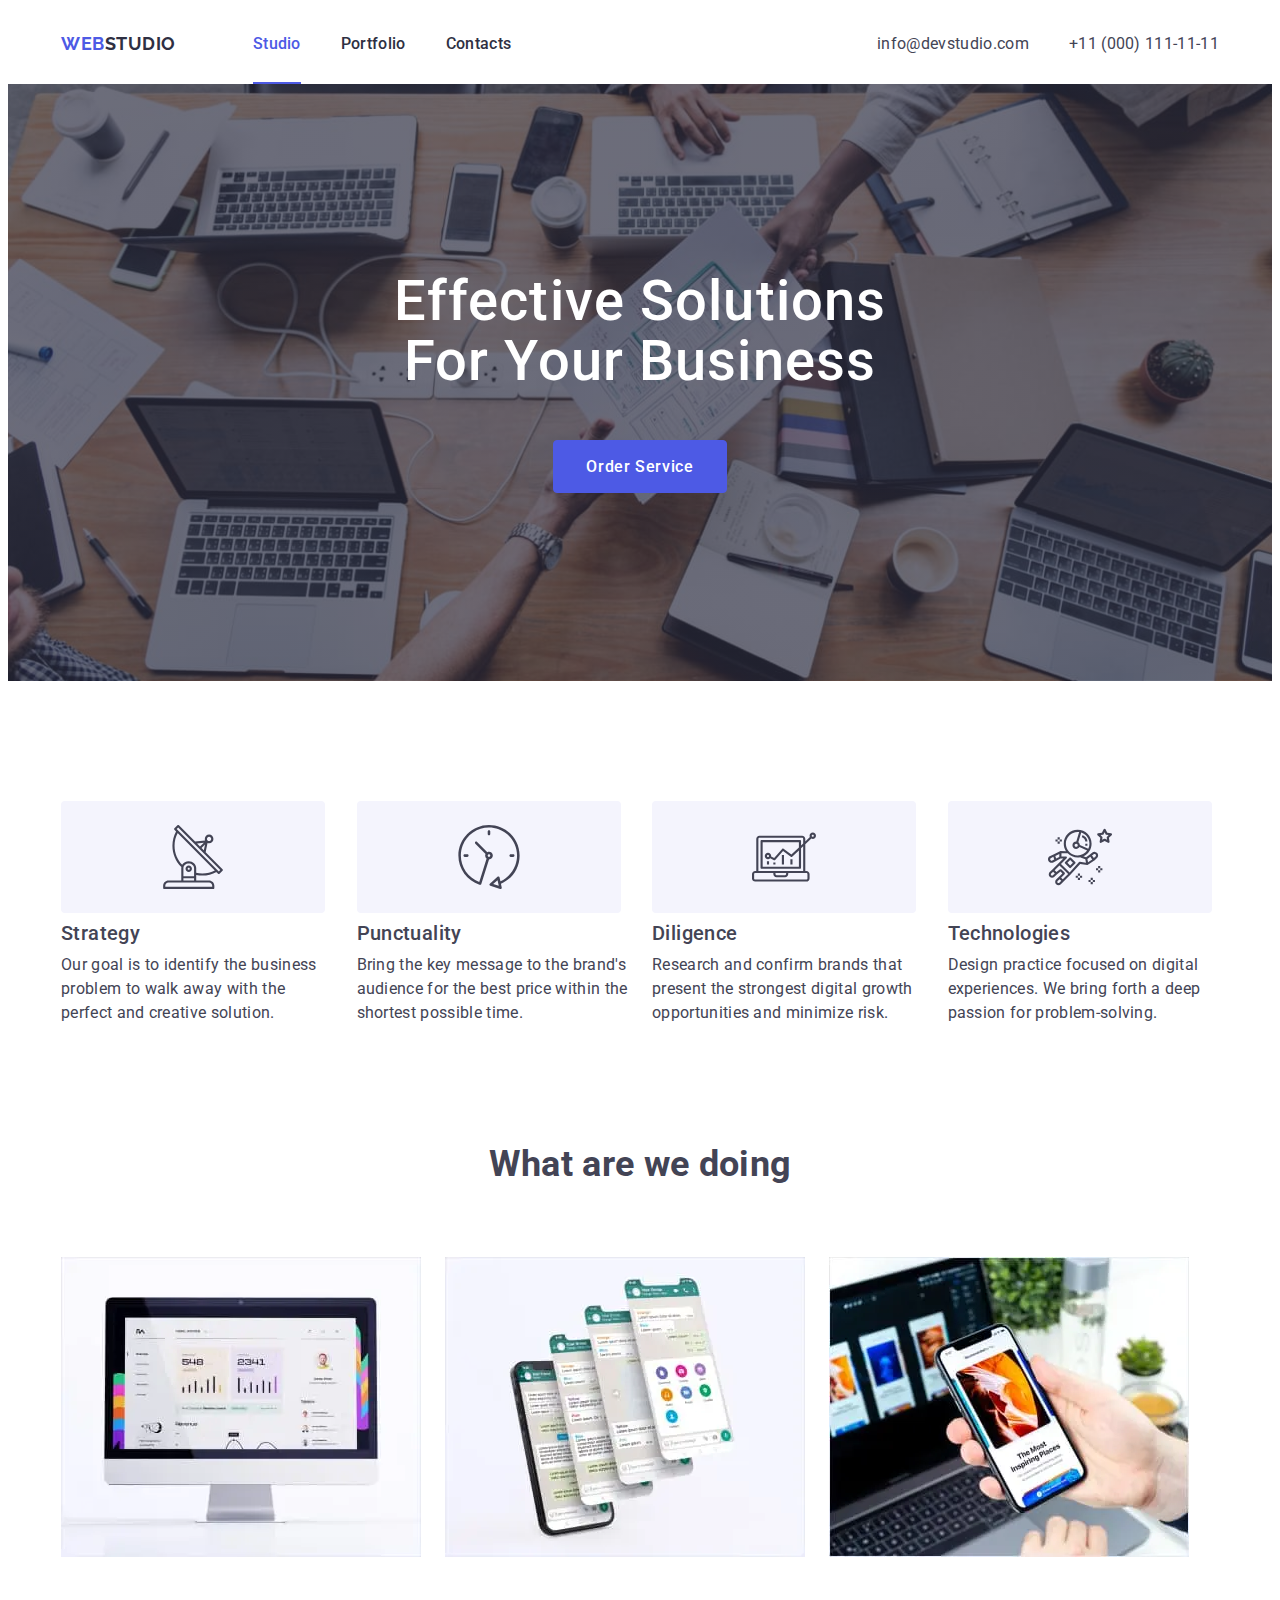
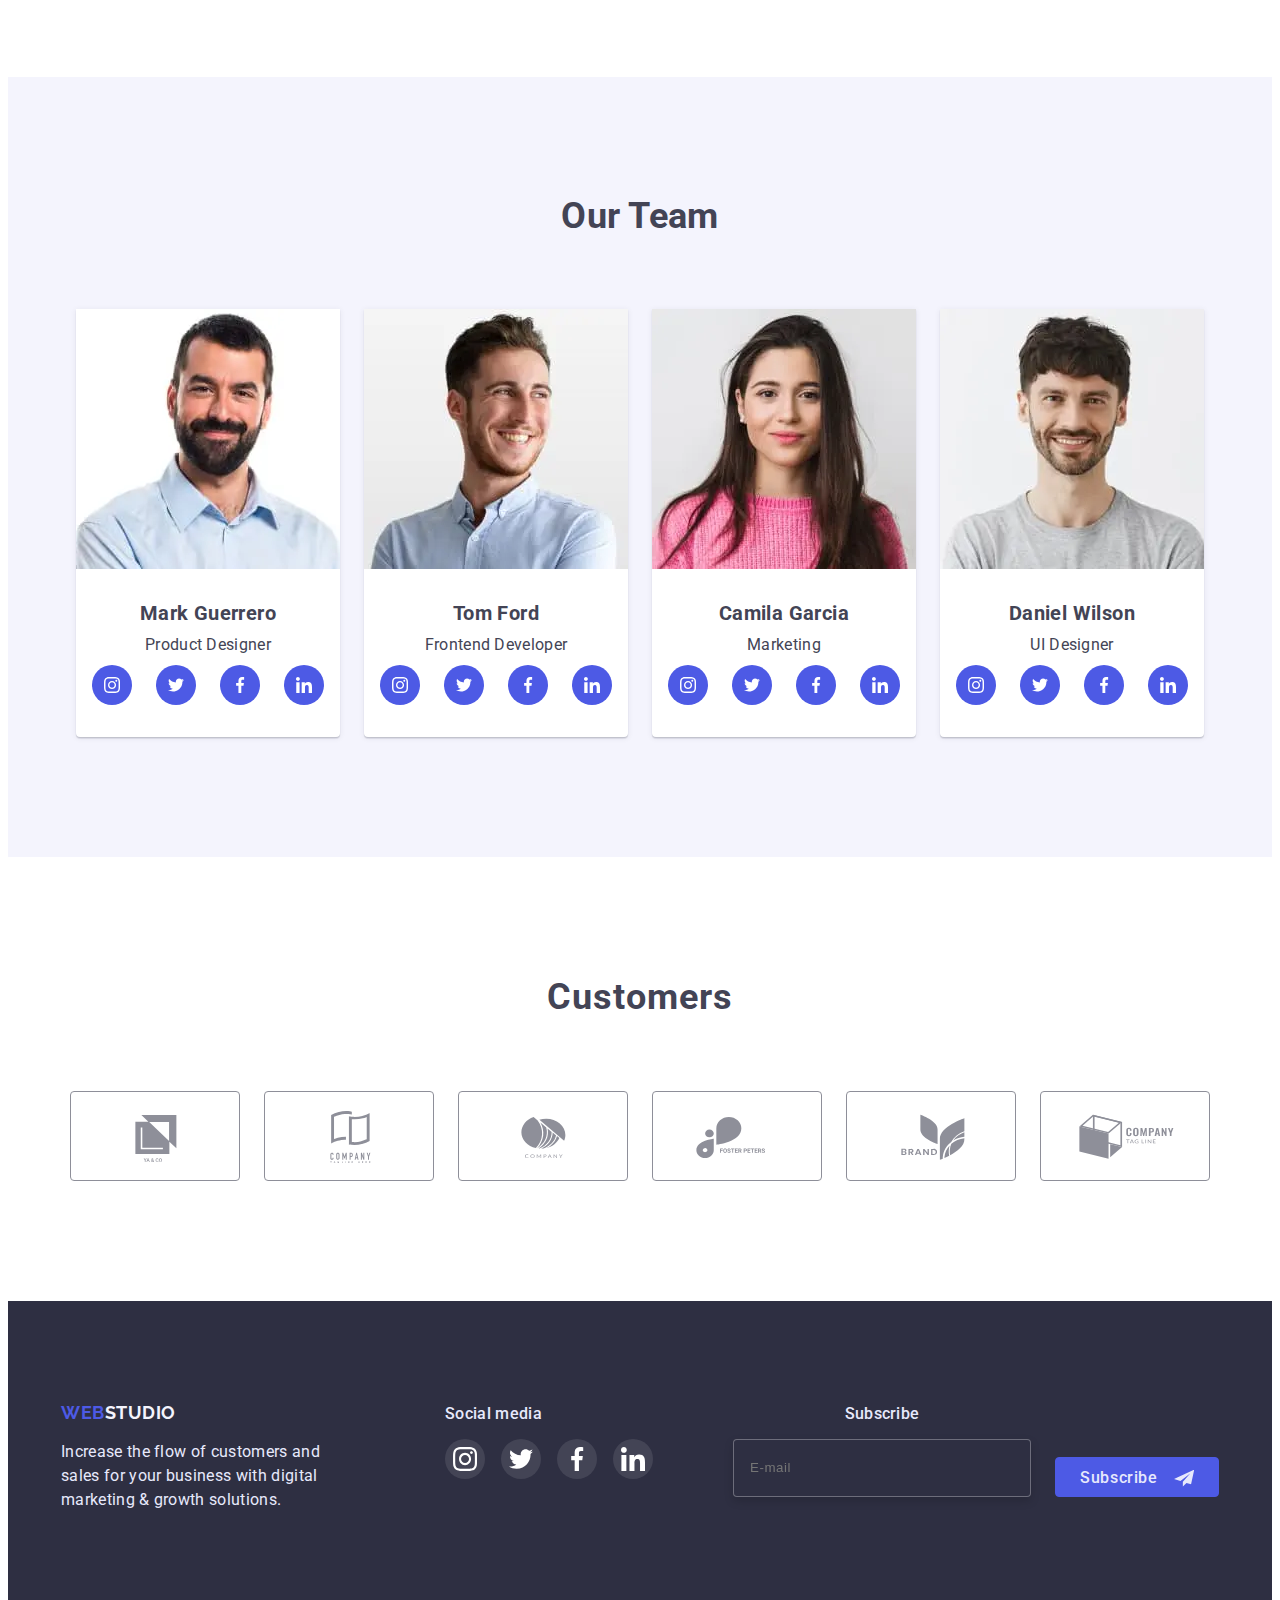
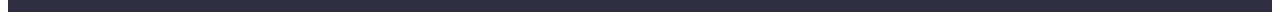
<file: index.html>
<!DOCTYPE html>
<html lang="en">
	<head>
		<meta charset="UTF-8" />
		<meta http-equiv="X-UA-Compatible" content="IE=edge" />
		<meta name="viewport" content="width=device-width, initial-scale=1.0" />
		<title>studio</title>
		<link rel="preconnect" href="https://fonts.googleapis.com" />
		<link rel="preconnect" href="https://fonts.gstatic.com" crossorigin />
		<link
			href="https://fonts.googleapis.com/css2?family=Raleway:wght@700&family=Roboto:wght@400;500;700;900&display=swap"
			rel="stylesheet"
		/>
		<link
			rel="stylesheet"
			href="https://cdnjs.cloudflare.com/ajax/libs/modern-normalize/1.1.0/modern-normalize.min.css"
			integrity="sha512-wpPYUAdjBVSE4KJnH1VR1HeZfpl1ub8YT/NKx4PuQ5NmX2tKuGu6U/JRp5y+Y8XG2tV+wKQpNHVUX03MfMFn9Q=="
			crossorigin="anonymous"
			referrerpolicy="no-referrer"
		/>
		<link rel="stylesheet" href="./css/styles.css" />
	</head>
	<body>
		<header>
			<div class="conteainer page-header">
				<nav class="nav">
					<a class="header-link logo link" href="./index.html">
						<span class="logo-icon">Web</span>
						Studio
					</a>
					<ul class="list site-nav">
						<li><a class="header-link link effect current" href="./index.html">Studio</a></li>
						<li><a class="header-link link effect" href="./portfolio.html">Portfolio</a></li>
						<li><a class="header-link link effect" href="./index.html">Contacts</a></li>
					</ul>
				</nav>
				<button type="button" class="mobile-menu-open" data-menu-open>
					<svg class="mobile-menu-open-icon" width="32" height="22">
						<use href="./images/symbol-defs.svg#icon-burger"></use>
					</svg>
				</button>
				<ul class="list contacts">
					<li>
						<a class="header-link link effect contacts-link" href="mailto:info@devstudio.com">info@devstudio.com</a>
					</li>
					<li>
						<a class="header-link link effect contacts-link" href="tel:+11(000)111-11-11">+11 (000) 111-11-11</a>
					</li>
				</ul>
			</div>

			<div class="mobile-menu" data-menu>
				<div class="conteainer mobile-menu-conteainer">
					<button class="mobile-menu-close-btn" data-menu-close>
						<svg class="box-icon" width="8" height="8">
							<use href="./images/symbol-defs.svg#icon-close-black"></use>
						</svg>
					</button>
					<div>
						<ul class="list">
							<li class="header-menu-list"><a class="header-menu link current" href="./index.html">Studio</a></li>
							<li class="header-menu-list"><a class="header-menu link" href="./portfolio.html">Portfolio</a></li>
							<li><a class="header-menu link" href="./index.html">Contacts</a></li>
						</ul>
					</div>
					<div>
						<ul class="list">
							<li class="header-menu-list">
								<a class="header-menu link effect" href="tel:+11(000)111-11-11">+11 (000) 111-11-11</a>
							</li>
							<li class="header-menu-list-mail">
								<a class="header-menu-mail link effect" href="mailto:info@devstudio.com">info@devstudio.com</a>
							</li>
						</ul>
						<ul class="list employee-link">
							<li>
								<a class="link-icon" href="https://www.instagram.com/">
									<svg class="box-icon" width="16" height="16">
										<use href="./images/symbol-defs.svg#icon-instagram-2"></use>
									</svg>
								</a>
							</li>
							<li>
								<a class="link-icon" href="https://twitter.com/">
									<svg class="box-icon" width="16" height="16">
										<use href="./images/symbol-defs.svg#icon-twitter-1"></use>
									</svg>
								</a>
							</li>
							<li>
								<a class="link-icon" href="https://www.facebook.com/">
									<svg class="box-icon" width="16" height="16">
										<use href="./images/symbol-defs.svg#icon-facebook-1"></use>
									</svg>
								</a>
							</li>
							<li>
								<a class="link-icon" href="https://www.linkedin.com/">
									<svg class="box-icon" width="16" height="16">
										<use href="./images/symbol-defs.svg#icon-linkedin-1"></use>
									</svg>
								</a>
							</li>
						</ul>
					</div>
				</div>
			</div>
		</header>

		<main>
			<section class="section hero-box">
				<div class="conteainer">
					<h1 class="hero-title">Effective Solutions for Your Business</h1>
					<button class="button btn" type="button" data-modal-open>Order Service</button>
				</div>
			</section>

			<section class="section features">
				<div class="conteainer">
					<h2 class="visually-hidden">direction</h2>
					<ul class="list features-list">
						<li class="features-list-box">
							<div class="box">
								<svg class="box-icon" width="64" height="64">
									<use href="./images/symbol-defs.svg#icon-antenna-1"></use>
								</svg>
							</div>
							<h3 class="title features-title">Strategy</h3>
							<p class="text">
								Our goal is to identify the business problem to walk away with the perfect and creative solution.
							</p>
						</li>
						<li class="features-list-box">
							<div class="box">
								<svg class="box-icon" width="64" height="64">
									<use href="./images/symbol-defs.svg#icon-clock-1"></use>
								</svg>
							</div>
							<h3 class="title features-title">Punctuality</h3>
							<p class="text">
								Bring the key message to the brand's audience for the best price within the shortest possible time.
							</p>
						</li>
						<li class="features-list-box">
							<div class="box">
								<svg class="box-icon" width="64" height="64">
									<use href="./images/symbol-defs.svg#icon-diagram-1"></use>
								</svg>
							</div>
							<h3 class="title features-title">Diligence</h3>
							<p class="text">
								Research and confirm brands that present the strongest digital growth opportunities and minimize risk.
							</p>
						</li>
						<li class="features-list-box">
							<div class="box">
								<svg class="box-icon" width="64" height="64">
									<use href="./images/symbol-defs.svg#icon-astronaut-1"></use>
								</svg>
							</div>
							<h3 class="title features-title">Technologies</h3>
							<p class="text">
								Design practice focused on digital experiences. We bring forth a deep passion for problem-solving.
							</p>
						</li>
					</ul>
				</div>
			</section>

			<section class="section work">
				<div class="conteainer work-conteainer">
					<h2 class="work-title">What are we doing</h2>
					<ul class="list work-list">
						<li>
							<picture>
								<source srcset="./images/section2img1.webp 1x, ./images/section2img1@2x.webp 2x" type="image/webp" />
								<source srcset="./images/section2img1@2x.jpg 2x" type="image/jpeg" />
								<img src="./images/section2img1.jpg" alt="Monitor screen" width="360" height="300" />
							</picture>
						</li>
						<li>
							<picture>
								<source srcset="./images/section2img2.webp 1x, ./images/section2img2@2x.webp 2x" type="image/webp" />
								<source srcset="./images/section2img2@2x.jpg 2x" type="image/jpeg" />
								<img src="./images/section2img2.jpg" alt="Phone screens" width="360" height="300" />
							</picture>
						</li>
						<li>
							<picture>
								<source srcset="./images/section2img3.webp 1x, ./images/section2img3@2x.webp 2x" type="image/webp" />
								<source srcset="./images/section2img3@2x.jpg 2x" type="image/jpeg" />
								<img
									src="./images/section2img3.jpg"
									alt="Choice between phone and PC screen"
									width="360"
									height="300"
								/>
							</picture>
						</li>
					</ul>
				</div>
			</section>

			<section class="section employee">
				<div class="conteainer employee-conteainer">
					<h2 class="employee-title">Our Team</h2>
					<ul class="list employee-list">
						<li class="employee-div">
							<picture>
								<source srcset="./images/team-mark.webp 1x, ./images/team-mark@2x.webp 2x" type="image/webp" />
								<source srcset="./images/team-mark@2x.jpg 2x" type="image/jpeg" />
								<img class="employee-img" src="./images/team-mark.jpg" alt="Mark Guerrero" width="264" height="260" />
							</picture>
							<div class="employee-title-text">
								<h3 class="title employee-div-title">Mark Guerrero</h3>
								<p class="text employee-text">Product Designer</p>
								<ul class="list employee-link">
									<li>
										<a class="link-icon" href="https://www.instagram.com/">
											<svg class="box-icon" width="16" height="16">
												<use href="./images/symbol-defs.svg#icon-instagram-2"></use>
											</svg>
										</a>
									</li>
									<li>
										<a class="link-icon" href="https://twitter.com/">
											<svg class="box-icon" width="16" height="16">
												<use href="./images/symbol-defs.svg#icon-twitter-1"></use>
											</svg>
										</a>
									</li>
									<li>
										<a class="link-icon" href="https://www.facebook.com/">
											<svg class="box-icon" width="16" height="16">
												<use href="./images/symbol-defs.svg#icon-facebook-1"></use>
											</svg>
										</a>
									</li>
									<li>
										<a class="link-icon" href="https://www.linkedin.com/">
											<svg class="box-icon" width="16" height="16">
												<use href="./images/symbol-defs.svg#icon-linkedin-1"></use>
											</svg>
										</a>
									</li>
								</ul>
							</div>
						</li>

						<li class="employee-div">
							<picture>
								<source srcset="./images/team-tom.webp 1x, ./images/team-tom@2x.webp 2x" type="image/webp" />
								<source srcset="./images/team-tom@2x.jpg 2x" type="image/jpeg" />
								<img class="employee-img" src="./images/team-tom.jpg" alt="Tom Ford" width="264" height="260" />
							</picture>
							<div class="employee-title-text">
								<h3 class="title employee-div-title">Tom Ford</h3>
								<p class="text employee-text">Frontend Developer</p>
								<ul class="list employee-link">
									<li>
										<a class="link-icon" href="https://www.instagram.com/">
											<svg class="box-icon" width="16" height="16">
												<use href="./images/symbol-defs.svg#icon-instagram-2"></use>
											</svg>
										</a>
									</li>
									<li>
										<a class="link-icon" href="https://twitter.com/">
											<svg class="box-icon" width="16" height="16">
												<use href="./images/symbol-defs.svg#icon-twitter-1"></use>
											</svg>
										</a>
									</li>
									<li>
										<a class="link-icon" href="https://www.facebook.com/">
											<svg class="box-icon" width="16" height="16">
												<use href="./images/symbol-defs.svg#icon-facebook-1"></use>
											</svg>
										</a>
									</li>
									<li>
										<a class="link-icon" href="https://www.linkedin.com/">
											<svg class="box-icon" width="16" height="16">
												<use href="./images/symbol-defs.svg#icon-linkedin-1"></use>
											</svg>
										</a>
									</li>
								</ul>
							</div>
						</li>

						<li class="employee-div">
							<picture>
								<source srcset="./images/team-camila.webp 1x, ./images/team-camila@2x.webp 2x" type="image/webp" />
								<source srcset="./images/team-camila@2x.jpg 2x" type="image/jpeg" />
								<img class="employee-img" src="./images/team-camila.jpg" alt="Camila Garcia" width="264" height="260" />
							</picture>
							<div class="employee-title-text">
								<h3 class="title employee-div-title">Camila Garcia</h3>
								<p class="text employee-text">Marketing</p>
								<ul class="list employee-link">
									<li>
										<a class="link-icon" href="https://www.instagram.com/">
											<svg class="box-icon" width="16" height="16">
												<use href="./images/symbol-defs.svg#icon-instagram-2"></use>
											</svg>
										</a>
									</li>
									<li>
										<a class="link-icon" href="https://twitter.com/">
											<svg class="box-icon" width="16" height="16">
												<use href="./images/symbol-defs.svg#icon-twitter-1"></use>
											</svg>
										</a>
									</li>
									<li>
										<a class="link-icon" href="https://www.facebook.com/">
											<svg class="box-icon" width="16" height="16">
												<use href="./images/symbol-defs.svg#icon-facebook-1"></use>
											</svg>
										</a>
									</li>
									<li>
										<a class="link-icon" href="https://www.linkedin.com/">
											<svg class="box-icon" width="16" height="16">
												<use href="./images/symbol-defs.svg#icon-linkedin-1"></use>
											</svg>
										</a>
									</li>
								</ul>
							</div>
						</li>

						<li class="employee-div">
							<picture>
								<source srcset="./images/team-daniel.webp 1x, ./images/team-daniel@2x.webp 2x" type="image/webp" />
								<source srcset="./images/team-daniel@2x.jpg 2x" type="image/jpeg" />
								<img class="employee-img" src="./images/team-daniel.jpg" alt="Daniel Wilson" width="264" height="260" />
							</picture>
							<div class="employee-title-text">
								<h3 class="title employee-div-title">Daniel Wilson</h3>
								<p class="text employee-text">UI Designer</p>
								<ul class="list employee-link">
									<li>
										<a class="link-icon" href="https://www.instagram.com/">
											<svg class="box-icon" width="16" height="16">
												<use href="./images/symbol-defs.svg#icon-instagram-2"></use>
											</svg>
										</a>
									</li>
									<li>
										<a class="link-icon" href="https://twitter.com/">
											<svg class="box-icon" width="16" height="16">
												<use href="./images/symbol-defs.svg#icon-twitter-1"></use>
											</svg>
										</a>
									</li>
									<li>
										<a class="link-icon" href="https://www.facebook.com/">
											<svg class="box-icon" width="16" height="16">
												<use href="./images/symbol-defs.svg#icon-facebook-1"></use>
											</svg>
										</a>
									</li>
									<li>
										<a class="link-icon" href="https://www.linkedin.com/">
											<svg class="box-icon" width="16" height="16">
												<use href="./images/symbol-defs.svg#icon-linkedin-1"></use>
											</svg>
										</a>
									</li>
								</ul>
							</div>
						</li>
					</ul>
				</div>
			</section>

			<section class="section customers">
				<div class="conteainer customers-conteainer">
					<h2 class="customers-title">Customers</h2>
					<ul class="list customers-list">
						<li>
							<a class="customers-box" href="">
								<svg class="box-icon" width="104" height="56">
									<use href="./images/symbol-defs.svg#icon-Logo1"></use>
								</svg>
							</a>
						</li>
						<li>
							<a class="customers-box" href="">
								<svg class="box-icon" width="104" height="56">
									<use href="./images/symbol-defs.svg#icon-Logo2"></use>
								</svg>
							</a>
						</li>
						<li>
							<a class="customers-box" href="">
								<svg class="box-icon" width="104" height="56">
									<use href="./images/symbol-defs.svg#icon-Logo3"></use>
								</svg>
							</a>
						</li>
						<li>
							<a class="customers-box" href="">
								<svg class="box-icon" width="104" height="56">
									<use href="./images/symbol-defs.svg#icon-Logo4"></use>
								</svg>
							</a>
						</li>
						<li>
							<a class="customers-box" href="">
								<svg class="box-icon" width="104" height="56">
									<use href="./images/symbol-defs.svg#icon-Logo5"></use>
								</svg>
							</a>
						</li>
						<li>
							<a class="customers-box" href="">
								<svg class="box-icon" width="104" height="56">
									<use href="./images/symbol-defs.svg#icon-Logo6"></use>
								</svg>
							</a>
						</li>
					</ul>
				</div>
			</section>
		</main>

		<footer class="footer">
			<div class="conteainer footer-conteainer">
				<div class="div-footer-logo">
					<a class="logo link footer-logo" href="./index.html">
						<span class="logo-icon">Web</span>
						Studio
					</a>
					<p class="text footer-text">
						Increase the flow of customers and sales for your business with digital marketing & growth solutions.
					</p>
				</div>
				<div class="div-footer">
					<p class="title footer-title">Social media</p>
					<ul class="list employee-link footer-employee-link">
						<li>
							<a class="link-icon footer-icon" href="https://www.instagram.com/">
								<svg class="box-icon" width="24" height="24">
									<use href="./images/symbol-defs.svg#icon-instagram-2"></use>
								</svg>
							</a>
						</li>
						<li>
							<a class="link-icon footer-icon" href="https://twitter.com/">
								<svg class="box-icon" width="24" height="24">
									<use href="./images/symbol-defs.svg#icon-twitter-1"></use>
								</svg>
							</a>
						</li>
						<li>
							<a class="link-icon footer-icon" href="https://www.facebook.com/">
								<svg class="box-icon" width="24" height="24">
									<use href="./images/symbol-defs.svg#icon-facebook-1"></use>
								</svg>
							</a>
						</li>
						<li>
							<a class="link-icon footer-icon" href="https://www.linkedin.com/">
								<svg class="box-icon" width="24" height="24">
									<use href="./images/symbol-defs.svg#icon-linkedin-1"></use>
								</svg>
							</a>
						</li>
					</ul>
				</div>
				<form class="list employee-link footer-form" name="footer_form">
					<label class="footer-label">
						Subscribe
						<input class="footer-input" type="text" name="email" placeholder="E-mail" required />
					</label>

					<button class="button btn footer-btn" type="submit">
						Subscribe
						<svg class="box-icon" width="24" height="24">
							<use href="./images/symbol-defs.svg#icon-Frame-3"></use>
						</svg>
					</button>
				</form>
			</div>
		</footer>

		<!-- --------------modal application------------ -->
		<div class="backdrop is-hidden" data-modal>
			<div class="modal">
				<button class="modal-button" data-modal-close>
					<svg class="box-icon" width="8" height="8">
						<use href="./images/symbol-defs.svg#icon-close-black"></use>
					</svg>
				</button>
				<p class="application-text-title">Leave your contacts and we will call you back</p>
				<form class="application-form" name="application_form" autocomplete="on">
					<label class="application-label application-text">
						Name
						<input class="application-input" type="text" name="name" placeholder=" " required />
						<svg class="box-icon application-icon" width="18" height="24">
							<use href="./images/symbol-defs.svg#icon-Frame-1"></use>
						</svg>
					</label>
					<label class="application-label">
						Phone
						<input class="application-input" type="text" name="email" placeholder=" " required />
						<svg class="box-icon application-icon" width="18" height="24">
							<use href="./images/symbol-defs.svg#icon-phone-black-18dp-1"></use>
						</svg>
					</label>
					<label class="application-label application-text">
						Email
						<input class="application-input" type="email" name="tel" placeholder=" " required />
						<svg class="box-icon application-icon" width="18" height="24">
							<use href="./images/symbol-defs.svg#icon-email-black-18dp-1"></use>
						</svg>
					</label>
					<label class="application-label application-text application-label-textarea">
						Comment
						<textarea
							class="application-input application-textarea"
							type="text"
							name="textarea"
							rows="6"
							placeholder="Text input"
						></textarea>
					</label>
					<label class="application-checkbox application-text">
						<input class="checkbox" type="checkbox" name="policy" required />
						<svg class="box-icon checkbox-icon" width="16" height="16">
							<use href="./images/symbol-defs.svg#icon-Vector"></use>
						</svg>
						I accept the terms and conditions of the
						<a class="application-span" href="">Privacy Policy</a>
					</label>

					<button class="button btn application-button" type="submit">Send</button>
				</form>
			</div>
		</div>

		<script src="./js/mobile-menu.js"></script>
		<script src="./js/modal.js"></script>
	</body>
</html>
</file>
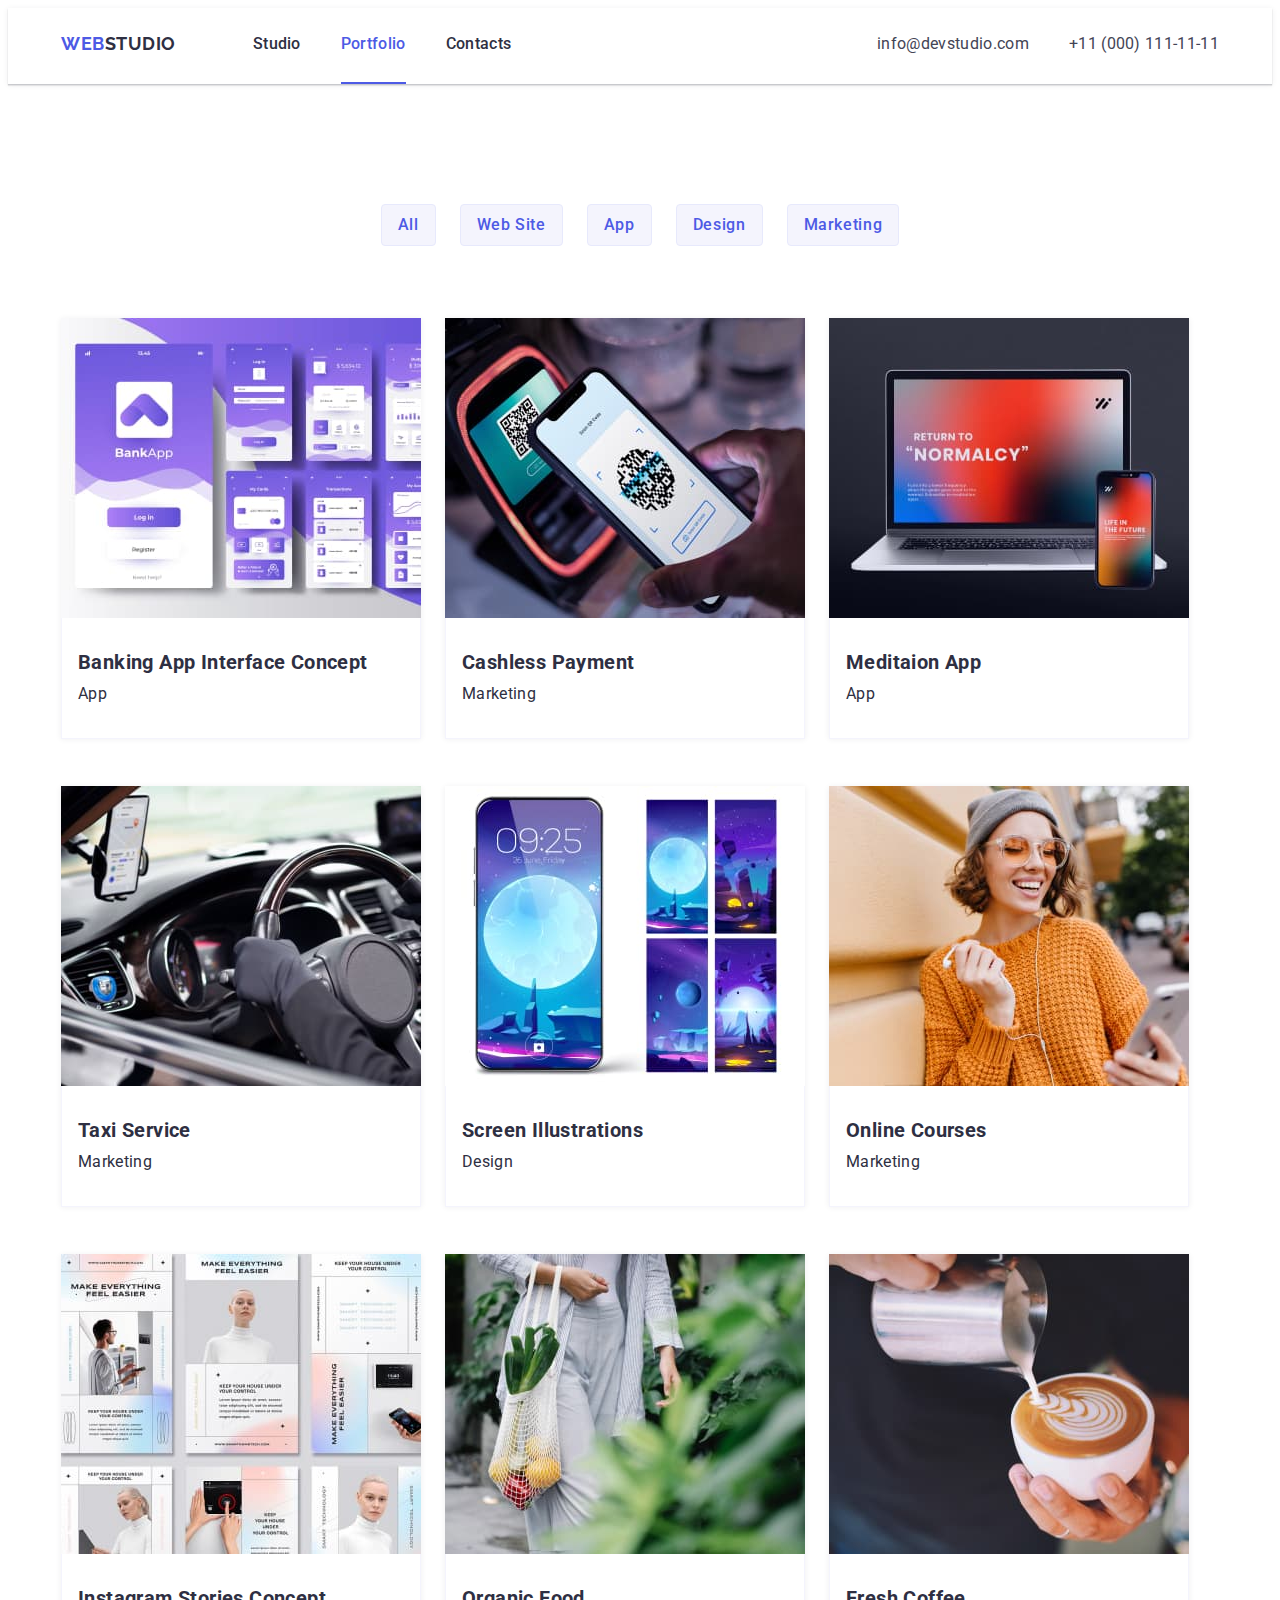
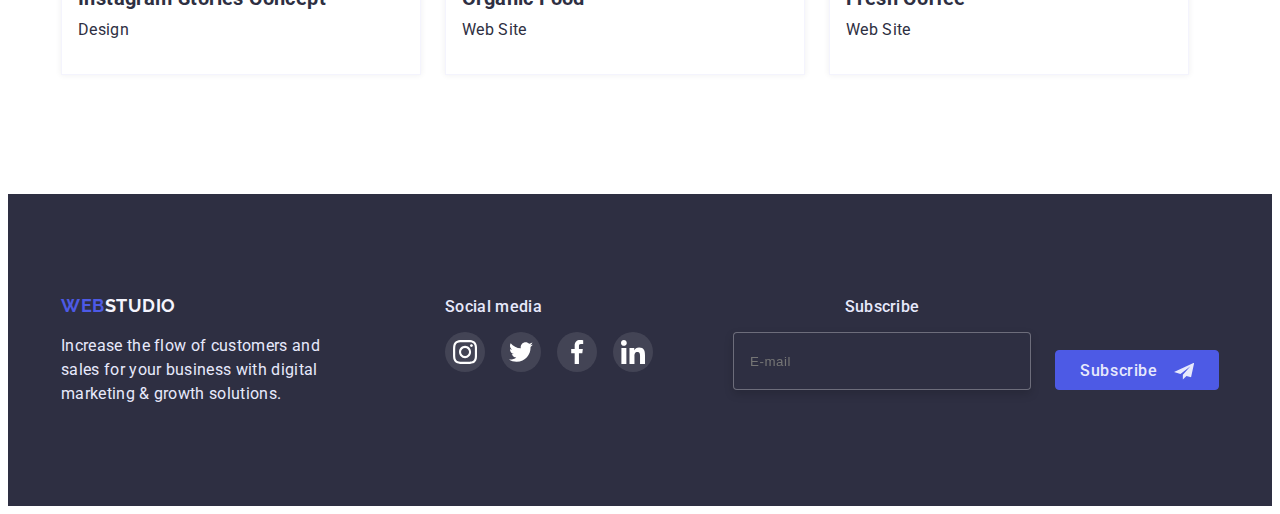
<file: portfolio.html>
<!DOCTYPE html>
<html lang="en">
	<head>
		<meta charset="UTF-8" />
		<meta http-equiv="X-UA-Compatible" content="IE=edge" />
		<meta name="viewport" content="width=device-width, initial-scale=1.0" />
		<title>portfolio</title>
		<link rel="preconnect" href="https://fonts.googleapis.com" />
		<link rel="preconnect" href="https://fonts.gstatic.com" crossorigin />
		<link
			href="https://fonts.googleapis.com/css2?family=Raleway:wght@700&family=Roboto:wght@400;500;700;900&display=swap"
			rel="stylesheet"
		/>
		<link
			rel="stylesheet"
			href="https://cdnjs.cloudflare.com/ajax/libs/modern-normalize/1.1.0/modern-normalize.min.css"
			integrity="sha512-wpPYUAdjBVSE4KJnH1VR1HeZfpl1ub8YT/NKx4PuQ5NmX2tKuGu6U/JRp5y+Y8XG2tV+wKQpNHVUX03MfMFn9Q=="
			crossorigin="anonymous"
			referrerpolicy="no-referrer"
		/>
		<link rel="stylesheet" href="./css/styles.css" />
	</head>
	<body>
		<header class="header">
			<div class="conteainer page-header">
				<nav class="nav">
					<a class="header-link logo link" href="./index.html">
						<span class="logo-icon">Web</span>
						Studio
					</a>
					<ul class="list site-nav">
						<li><a class="header-link link effect" href="./index.html">Studio</a></li>
						<li><a class="header-link link effect current" href="./portfolio.html">Portfolio</a></li>
						<li><a class="header-link link effect" href="./index.html">Contacts</a></li>
					</ul>
				</nav>
				<button type="button" class="mobile-menu-open" data-menu-open>
					<svg class="mobile-menu-open-icon" width="32" height="22">
						<use href="./images/symbol-defs.svg#icon-burger"></use>
					</svg>
				</button>
				<ul class="list contacts">
					<li>
						<a class="header-link link effect contacts-link" href="mailto:info@devstudio.com">info@devstudio.com</a>
					</li>
					<li>
						<a class="header-link link effect contacts-link" href="tel:+11(000)111-11-11">+11 (000) 111-11-11</a>
					</li>
				</ul>
			</div>

			<div class="mobile-menu" data-menu>
				<div class="conteainer mobile-menu-conteainer">
					<button class="mobile-menu-close-btn" data-menu-close>
						<svg class="box-icon" width="8" height="8">
							<use href="./images/symbol-defs.svg#icon-close-black"></use>
						</svg>
					</button>
					<div>
						<ul class="list">
							<li class="header-menu-list"><a class="header-menu link" href="./index.html">Studio</a></li>
							<li class="header-menu-list">
								<a class="header-menu link current" href="./portfolio.html">Portfolio</a>
							</li>
							<li><a class="header-menu link" href="./index.html">Contacts</a></li>
						</ul>
					</div>
					<div>
						<ul class="list">
							<li class="header-menu-list">
								<a class="header-menu link effect" href="tel:+11(000)111-11-11">+11 (000) 111-11-11</a>
							</li>
							<li class="header-menu-list-mail">
								<a class="header-menu-mail link effect" href="mailto:info@devstudio.com">info@devstudio.com</a>
							</li>
						</ul>
						<ul class="list employee-link">
							<li>
								<a class="link-icon" href="https://www.instagram.com/">
									<svg class="box-icon" width="16" height="16">
										<use href="./images/symbol-defs.svg#icon-instagram-2"></use>
									</svg>
								</a>
							</li>
							<li>
								<a class="link-icon" href="https://twitter.com/">
									<svg class="box-icon" width="16" height="16">
										<use href="./images/symbol-defs.svg#icon-twitter-1"></use>
									</svg>
								</a>
							</li>
							<li>
								<a class="link-icon" href="https://www.facebook.com/">
									<svg class="box-icon" width="16" height="16">
										<use href="./images/symbol-defs.svg#icon-facebook-1"></use>
									</svg>
								</a>
							</li>
							<li>
								<a class="link-icon" href="https://www.linkedin.com/">
									<svg class="box-icon" width="16" height="16">
										<use href="./images/symbol-defs.svg#icon-linkedin-1"></use>
									</svg>
								</a>
							</li>
						</ul>
					</div>
				</div>
			</div>
		</header>

		<main>
			<section class="section portfolio-section">
				<div class="conteainer portfolio-conteainer">
					<h1 class="visually-hidden">Portfolio</h1>
					<ul class="list conteainer-button">
						<li>
							<button class="button" type="button">All</button>
						</li>
						<li>
							<button class="button" type="button">Web Site</button>
						</li>
						<li>
							<button class="button" type="button">App</button>
						</li>
						<li>
							<button class="button" type="button">Design</button>
						</li>
						<li>
							<button class="button" type="button">Marketing</button>
						</li>
					</ul>
					<ul class="list portfolio-list">
						<li class="portfolio-box">
							<a class="portfolio-div" href="">
								<div class="portfolio-img">
									<img src="./images/Portfolio1.jpg" alt="Banking App Interface Concept" width="360" height="300" />
									<div class="overlay">
										<p class="text">
											14 Stylish and User-Friendly App Design Concepts · Task Manager App · Calorie Tracker App · Exotic
											Fruit Ecommerce App · Cloud Storage App
										</p>
									</div>
								</div>
								<div class="portfolio-title-text">
									<h3 class="title portfolio-div-title">Banking App Interface Concept</h3>
									<p class="text portfolio-text">App</p>
								</div>
							</a>
						</li>
						<li class="portfolio-box">
							<a class="portfolio-div" href="">
								<div class="portfolio-img">
									<img src="./images/Portfolio2.jpg" alt="Banking App Interface Concept" width="360" height="300" />
									<div class="overlay">
										<p class="text">
											14 Stylish and User-Friendly App Design Concepts · Task Manager App · Calorie Tracker App · Exotic
											Fruit Ecommerce App · Cloud Storage App
										</p>
									</div>
								</div>
								<div class="portfolio-title-text">
									<h3 class="title portfolio-div-title">Cashless Payment</h3>
									<p class="text portfolio-text">Marketing</p>
								</div>
							</a>
						</li>
						<li class="portfolio-box">
							<a class="portfolio-div" href="">
								<div class="portfolio-img">
									<img src="./images/Portfolio3.jpg" alt="Banking App Interface Concept" width="360" height="300" />
									<div class="overlay">
										<p class="text">
											14 Stylish and User-Friendly App Design Concepts · Task Manager App · Calorie Tracker App · Exotic
											Fruit Ecommerce App · Cloud Storage App
										</p>
									</div>
								</div>
								<div class="portfolio-title-text">
									<h3 class="title portfolio-div-title">Meditaion App</h3>
									<p class="text portfolio-text">App</p>
								</div>
							</a>
						</li>
						<li class="portfolio-box">
							<a class="portfolio-div" href="">
								<div class="portfolio-img">
									<img src="./images/Portfolio4.jpg" alt="Banking App Interface Concept" width="360" height="300" />
									<div class="overlay">
										<p class="text">
											14 Stylish and User-Friendly App Design Concepts · Task Manager App · Calorie Tracker App · Exotic
											Fruit Ecommerce App · Cloud Storage App
										</p>
									</div>
								</div>
								<div class="portfolio-title-text">
									<h3 class="title portfolio-div-title">Taxi Service</h3>
									<p class="text portfolio-text">Marketing</p>
								</div>
							</a>
						</li>
						<li class="portfolio-box">
							<a class="portfolio-div" href="">
								<div class="portfolio-img">
									<img src="./images/Portfolio5.jpg" alt="Banking App Interface Concept" width="360" height="300" />
									<div class="overlay">
										<p class="text">
											14 Stylish and User-Friendly App Design Concepts · Task Manager App · Calorie Tracker App · Exotic
											Fruit Ecommerce App · Cloud Storage App
										</p>
									</div>
								</div>
								<div class="portfolio-title-text">
									<h3 class="title portfolio-div-title">Screen Illustrations</h3>
									<p class="text portfolio-text">Design</p>
								</div>
							</a>
						</li>
						<li class="portfolio-box">
							<a class="portfolio-div" href="">
								<div class="portfolio-img">
									<img src="./images/Portfolio6.jpg" alt="Banking App Interface Concept" width="360" height="300" />
									<div class="overlay">
										<p class="text">
											14 Stylish and User-Friendly App Design Concepts · Task Manager App · Calorie Tracker App · Exotic
											Fruit Ecommerce App · Cloud Storage App
										</p>
									</div>
								</div>
								<div class="portfolio-title-text">
									<h3 class="title portfolio-div-title">Online Courses</h3>
									<p class="text portfolio-text">Marketing</p>
								</div>
							</a>
						</li>
						<li class="portfolio-box">
							<a class="portfolio-div" href="">
								<div class="portfolio-img">
									<img src="./images/Portfolio7.jpg" alt="Banking App Interface Concept" width="360" height="300" />
									<div class="overlay">
										<p class="text">
											14 Stylish and User-Friendly App Design Concepts · Task Manager App · Calorie Tracker App · Exotic
											Fruit Ecommerce App · Cloud Storage App
										</p>
									</div>
								</div>
								<div class="portfolio-title-text">
									<h3 class="title portfolio-div-title">Instagram Stories Concept</h3>
									<p class="text portfolio-text">Design</p>
								</div>
							</a>
						</li>
						<li class="portfolio-box">
							<a class="portfolio-div" href="">
								<div class="portfolio-img">
									<img src="./images/Portfolio8.jpg" alt="Banking App Interface Concept" width="360" height="300" />
									<div class="overlay">
										<p class="text">
											14 Stylish and User-Friendly App Design Concepts · Task Manager App · Calorie Tracker App · Exotic
											Fruit Ecommerce App · Cloud Storage App
										</p>
									</div>
								</div>
								<div class="portfolio-title-text">
									<h3 class="title portfolio-div-title">Organic Food</h3>
									<p class="text portfolio-text">Web Site</p>
								</div>
							</a>
						</li>
						<li class="portfolio-box">
							<a class="portfolio-div" href="">
								<div class="portfolio-img">
									<img src="./images/Portfolio9.jpg" alt="Banking App Interface Concept" width="360" height="300" />
									<div class="overlay">
										<p class="text">
											14 Stylish and User-Friendly App Design Concepts · Task Manager App · Calorie Tracker App · Exotic
											Fruit Ecommerce App · Cloud Storage App
										</p>
									</div>
								</div>
								<div class="portfolio-title-text">
									<h3 class="title portfolio-div-title">Fresh Coffee</h3>
									<p class="text portfolio-text">Web Site</p>
								</div>
							</a>
						</li>
					</ul>
				</div>
			</section>
		</main>

		<footer class="footer">
			<div class="conteainer footer-conteainer">
				<div class="div-footer-logo">
					<a class="logo link footer-logo" href="./index.html">
						<span class="logo-icon">Web</span>
						Studio
					</a>
					<p class="text footer-text">
						Increase the flow of customers and sales for your business with digital marketing & growth solutions.
					</p>
				</div>
				<div class="div-footer">
					<p class="title footer-title">Social media</p>
					<ul class="list employee-link footer-employee-link">
						<li>
							<a class="link-icon footer-icon" href="https://www.instagram.com/">
								<svg class="box-icon" width="24" height="24">
									<use href="./images/symbol-defs.svg#icon-instagram-2"></use>
								</svg>
							</a>
						</li>
						<li>
							<a class="link-icon footer-icon" href="https://twitter.com/">
								<svg class="box-icon" width="24" height="24">
									<use href="./images/symbol-defs.svg#icon-twitter-1"></use>
								</svg>
							</a>
						</li>
						<li>
							<a class="link-icon footer-icon" href="https://www.facebook.com/">
								<svg class="box-icon" width="24" height="24">
									<use href="./images/symbol-defs.svg#icon-facebook-1"></use>
								</svg>
							</a>
						</li>
						<li>
							<a class="link-icon footer-icon" href="https://www.linkedin.com/">
								<svg class="box-icon" width="24" height="24">
									<use href="./images/symbol-defs.svg#icon-linkedin-1"></use>
								</svg>
							</a>
						</li>
					</ul>
				</div>
				<form class="list employee-link footer-form" name="footer_form">
					<label class="footer-label">
						Subscribe
						<input class="footer-input" type="text" name="email" placeholder="E-mail" required />
					</label>

					<button class="button btn footer-btn" type="submit">
						Subscribe
						<svg class="box-icon" width="24" height="24">
							<use href="./images/symbol-defs.svg#icon-Frame-3"></use>
						</svg>
					</button>
				</form>
			</div>
		</footer>

		<script src="./js/mobile-menu.js"></script>
	</body>
</html>
</file>
<file: css/styles.css>
:root {
	--main-text-color: #434455;
	--secondary-text-color: #2e2f42;
	--overlay-text-color: #f4f4fd;
	--overlay-background-color: #4d5ae5;
	--background-color: #ffffff;
	--background-color-employee: #f4f4fd;
	--background-color-features: #f4f4fd;
	--border-color: #f4f4fd;
	--hero-tex-color: #ffffff;
	--hero-background-color: #2e2f42;
	--hero-buttons-text-color: #ffffff;
	--hero-buttons-color: #4d5ae5;
	--hero-buttons-active-color: #404bbf;
	--logo-color-text: #4d5ae5;
	--buttons-color: #f4f4fd;
	--buttons-text-color: #4d5ae5;
	--buttons-active-color: #4d5ae5;
	--buttons-active-text-color: #ffffff;
	--buttons-border: #e7e9fc;
	--footer-text-color: #e7e9fc;
	--footer-logo-color: #f4f4fd;
	--footer-background-color: #2e2f42;
	--link-icon-background: #4d5ae5;
	--link-icon-color: #ffffff;
	--link-icon-background-active: #31d0aa;
	--link-icon-color-active: #4d5ae5;

	--nav-color: #4d5ae5;
	--main-font: Roboto, sans-serif;
}

body {
	color: var(--main-text-color);
	font-family: var(--main-font);
	background-color: #ffffff;
	font-size: 16px;
	letter-spacing: 0.02em;
}

h1,
h2,
h3,
h4,
h5,
h6,
p {
	margin: 0;
}
img {
	display: block;
	max-width: 100%;
	height: auto;
}
button {
	display: block;
	cursor: pointer;
	border: none;
	border-radius: 4px;
}

.list {
	list-style: none;
	padding-left: 0;
	margin: 0;
}
.link {
	text-decoration: none;
	color: var(--secondary-text-color);
	font-weight: 500;
	line-height: 1.5;
}

.section {
	padding-top: 120px;
	padding-bottom: 120px;
}
@media screen and (max-width: 1158px) {
	.section {
		padding-top: 96px;
		padding-bottom: 96px;
	}
}

/* --------------------page-header----------------------------------------- */
/* -------------------heder mobile \/---------------------- */
.conteainer {
	padding-left: 15px;
	padding-right: 15px;
}
.header {
	box-shadow: 0px 2px 1px rgba(46, 47, 66, 0.08), 0px 1px 1px rgba(46, 47, 66, 0.16), 0px 1px 6px rgba(46, 47, 66, 0.08);
}
.page-header {
	display: flex;
	align-items: center;
	justify-content: space-between;
	padding-top: 24px;
}

.mobile-menu-open {
	background-color: transparent;
	border: none;
	padding: 0;
	line-height: 0;
	padding-bottom: 24px;
}
.mobile-menu {
	position: fixed;
	width: 100%;
	height: 100%;
	z-index: 10;
	top: 0;
	left: 0;
	background-color: var(--background-color);

	opacity: 0;
	visibility: hidden;
	pointer-events: none;
	transition: opacity 250ms cubic-bezier(0.4, 0, 0.2, 1), visibility 250ms cubic-bezier(0.4, 0, 0.2, 1),
		transform 250ms cubic-bezier(0.4, 0, 0.2, 1);
}
.mobile-menu.is-open {
	opacity: 1;
	visibility: visible;
	pointer-events: auto;
	transform: rotate(360deg);
}
.header-link {
	display: flex;
	align-items: center;
	padding-bottom: 24px;

	transition: color 250ms cubic-bezier(0.4, 0, 0.2, 1);
}
/* ---------------------------------------------------- */
@media screen and (min-width: 480px) {
	.conteainer {
		width: 426px;
		margin: 0 auto;
	}
}
/* ----------------------------------------------------- */
@media screen and (max-width: 767px) {
	.site-nav {
		display: none;
	}
	.contacts {
		display: none;
	}
	/* ----------------------------heder menu-------- */
	.mobile-menu-conteainer {
		position: relative;
		padding-top: 80px;
		padding-left: 40px;
		padding-bottom: 40px;
		height: 100%;
		display: flex;
		flex-direction: column;
		justify-content: space-between;
	}
	.mobile-menu-close-btn {
		background-color: transparent;
		border: none;
		padding: 0;
		line-height: 0;
		width: 24px;
		height: 24px;
		position: absolute;
		top: 24px;
		right: 15px;
		border-radius: 50%;
		background-color: #e7e9fc;
		border: 1px solid rgba(0, 0, 0, 0.1);
		transition: opacity 250ms cubic-bezier(0.4, 0, 0.2, 1), visibility 250ms cubic-bezier(0.4, 0, 0.2, 1),
			transform 250ms cubic-bezier(0.4, 0, 0.2, 1);
	}
	.header-menu-list {
		margin-bottom: 40px;
	}
	.header-menu-list-mail {
		margin-bottom: 48px;
	}
	.header-menu {
		font-size: 36px;
		line-height: 1.1;
	}
	.header-menu-mail {
		font-weight: 500;
		font-size: 20px;
		line-height: 1.2;
	}
}
/* ----------------------------------------------- */
@media screen and (min-width: 768px) {
	.conteainer {
		width: 766px;
	}
	.mobile-menu-open {
		display: none;
	}
	.mobile-menu {
		display: none;
	}

	.site-nav {
		display: flex;
		margin-left: auto;
		gap: 40px;
	}
	.nav {
		display: flex;
		gap: 120px;
	}
	.contacts-link {
		font-weight: 400;
		font-size: 12px;
		line-height: 1.3;
		letter-spacing: 0.04em;
		color: var(--main-text-color);
		padding-bottom: 4px;
	}
}
/* ------------------------------------------------ */
@media screen and (min-width: 1200px) {
	.conteainer {
		width: 1158px;
	}
	.nav {
		gap: 77px;
	}
	.contacts {
		display: flex;
		margin-left: auto;
		gap: 40px;
	}
	.header-link {
		padding-bottom: 28px;
	}
	.contacts-link {
		font-size: 16px;
		line-height: 1.5;
		letter-spacing: 0.02em;
	}
}

/* -----------------------heder mobile /\-------------------------------------- */

.effect {
	position: relative;
}
.effect::after {
	content: "";
	width: 0;
	height: 2px;
	position: absolute;
	bottom: 0;
	right: 0;
	background: var(--nav-color);
	transition: width 250ms cubic-bezier(0.4, 0, 0.2, 1), left 250ms cubic-bezier(0.4, 0, 0.2, 1);
}

.current::after {
	width: 100%;
}
.current:hover::after,
.current:focus::after {
	width: 0;
	left: 0;
}
.effect:hover::after,
.effect:focus::after {
	width: 100%;
	left: 0;
}

.logo {
	font-family: Raleway, sans-serif;
	color: var(--secondary-text-color);
	font-weight: 700;
	font-size: 18px;
	line-height: 1.33;
	letter-spacing: 0.03em;
	text-transform: uppercase;
}
.logo-icon {
	color: var(--logo-color-text);
}
.link:hover,
.link:focus {
	color: var(--nav-color);
}
.link.current {
	color: var(--nav-color);
}

/* ---------------------------hero \/------------------------ */
.hero-box {
	padding-top: 112px;
	padding-bottom: 112px;
	text-align: center;
	max-width: 1440px;
	margin-left: auto;
	margin-right: auto;
	background-image: linear-gradient(to right, rgba(46, 47, 66, 0.7), rgba(46, 47, 66, 0.7)),
		url(../images/hero-mobile.jpg);
	background-repeat: no-repeat;
	background-size: cover;
	background-position: center;
	background-color: var(--hero-background-color);
}
@media screen and (min-device-pixel-ratio: 2) and (max-width: 767px),
	screen and (min-resolution: 192dpi) and (max-width: 767px),
	screen and (min-resolution: 2dppx) and (max-width: 767px) {
	.hero-box {
		background-image: linear-gradient(to right, rgba(46, 47, 66, 0.7), rgba(46, 47, 66, 0.7)),
			url(../images/hero-mobile@2x.jpg);
	}
}
.hero-title {
	max-width: 318px;
	margin: 0 auto;
	margin-bottom: 48px;
	flex-wrap: wrap;

	color: var(--hero-tex-color);
	font-weight: 500;
	font-size: 36px;
	line-height: 1.1;
	text-align: center;
	letter-spacing: 0.02em;
	text-transform: capitalize;
}
/* ------------------------------------- */
@media screen and (min-width: 768px) {
	.hero-box {
		background-image: linear-gradient(to right, rgba(46, 47, 66, 0.7), rgba(46, 47, 66, 0.7)),
			url(../images/hero-tablet.jpg);
		padding-top: 112px;
		padding-bottom: 108px;
	}
	.hero-title {
		max-width: 494px;
		font-weight: 500;
		font-size: 56px;
		line-height: 1.07;
	}
}
@media screen and (min-device-pixel-ratio: 2) and (min-width: 768px),
	screen and (min-resolution: 192dpi) and (min-width: 768px),
	screen and (min-resolution: 2dppx) and (min-width: 768px) {
	.hero-box {
		background-image: linear-gradient(to right, rgba(46, 47, 66, 0.7), rgba(46, 47, 66, 0.7)),
			url(../images/hero-tablet@2x.jpg);
	}
}
/* -------------------------------------- */
@media screen and (min-width: 1200px) {
	.hero-box {
		background-image: linear-gradient(to right, rgba(46, 47, 66, 0.7), rgba(46, 47, 66, 0.7)),
			url(../images/hero-desktop.jpg);
		padding-top: 188px;
		padding-bottom: 188px;
	}
}
@media screen and (min-device-pixel-ratio: 2) and (min-width: 1200px),
	screen and (min-resolution: 192dpi) and (min-width: 1200px),
	screen and (min-resolution: 2dppx) and (min-width: 1200px) {
	.hero-box {
		background-image: linear-gradient(to right, rgba(46, 47, 66, 0.7), rgba(46, 47, 66, 0.7)),
			url(../images/hero-desktop@2x.jpg);
	}
}

/* --------------------------------hero /\------------------------------ */

/* --------------------------------button------------------------------- */
.button {
	padding: 8px 16px;
	border: 1px solid var(--buttons-border);
	border-radius: 4px;

	font-family: inherit;
	color: var(--buttons-text-color);
	background-color: var(--buttons-color);
	font-weight: 500;
	font-size: 16px;
	line-height: 1.5;
	text-align: center;
	letter-spacing: 0.04em;
	cursor: pointer;
	transition: color 250ms cubic-bezier(0.4, 0, 0.2, 1), background-color 250ms cubic-bezier(0.4, 0, 0.2, 1),
		box-shadow 250ms cubic-bezier(0.4, 0, 0.2, 1), border-color 250ms cubic-bezier(0.4, 0, 0.2, 1),
		transform 250ms cubic-bezier(0.4, 0, 0.2, 1);
}

.button:hover,
.button:focus {
	color: var(--buttons-active-text-color);
	background-color: var(--buttons-active-color);
	box-shadow: 0px 4px 4px rgba(0, 0, 0, 0.15);
	border-color: transparent;
	transform: scale(1.1);
}
.btn {
	padding: 16px 32px;
	margin: 0 auto;
	line-height: 1.19;

	color: var(--hero-buttons-text-color);
	border: 1px solid var(--hero-buttons-color);
	background-color: var(--hero-buttons-color);
}
.btn:hover,
.btn:focus {
	background-color: var(--hero-buttons-active-color);
}
/* --------------------- icon social networks-------------- */
.employee-link {
	display: flex;
	justify-content: center;
	justify-content: space-between;
	gap: 24px;
}
.link-icon {
	width: 40px;
	height: 40px;
	display: flex;
	align-items: center;
	justify-content: center;
	border-radius: 50%;
	background-color: var(--link-icon-background);
	color: var(--link-icon-color);
	transition: color 250ms cubic-bezier(0.4, 0, 0.2, 1), background-color 250ms cubic-bezier(0.4, 0, 0.2, 1),
		transform 250ms cubic-bezier(0.4, 0, 0.2, 1);
}
.link-icon:focus,
.link-icon:hover {
	background-color: var(--link-icon-background-active);
	color: var(--link-icon-color-active);
	transform: scale(1.2) rotate(360deg);
}
.box-icon {
	fill: currentColor;
}

/*------------------------- main------------------------------------------ */
/* -----------------------section1---------------------------------------- */
.visually-hidden {
	position: absolute;
	width: 1px;
	height: 1px;
	margin: -1px;
	border: 0;
	padding: 0;

	white-space: nowrap;
	clip-path: inset(100%);
	clip: rect(0 0 0 0);
	overflow: hidden;
}
.features-list {
	display: flex;
	flex-direction: column;
	align-items: center;
	gap: 72px;
}
.box {
	width: 264px;
	height: 112px;
	background: var(--background-color-features);
	border-radius: 4px;
	margin-bottom: 8px;
	display: flex;
	align-items: center;
	justify-content: center;
}
.text {
	line-height: 1.5;
}
.title {
	margin-bottom: 8px;
	font-weight: 700;
	font-size: 20px;
	line-height: 1.2;
	letter-spacing: 0.02em;
}
.features-title {
	font-size: 36px;
	line-height: 1.1;
}
@media screen and (max-width: 767px) {
	.features-title {
		text-align: center;
	}
}
@media screen and (min-width: 768px) {
	.features-list {
		flex-direction: row;
		flex-wrap: wrap;
		gap: 72px 24px;
	}
	.features-list-box {
		flex-basis: calc((100% - 24px) / 2);
	}
}
@media screen and (max-width: 1199px) {
	.box {
		display: none;
	}
}
@media screen and (min-width: 1200px) {
	.features-list {
		flex-wrap: nowrap;
		gap: 24px;
	}
	.features-list-box {
		flex-basis: calc((100% - 52px) / 4);
	}
	.features-title {
		font-weight: 500;
		font-size: 20px;
		line-height: 1.2;
	}
}

/* --------------------------------section2 work-------------------------------*/
@media screen and (max-width: 1199px) {
	.work {
		display: none;
	}
}
.work {
	padding-top: 0;
}
.work-conteainer {
	display: block;
}
.work-list {
	display: flex;
	gap: 24px;
}

.work-title,
.employee-title {
	margin-bottom: 72px;
	font-weight: 700;
	font-size: 36px;
	line-height: 1.11;
	text-align: center;
}
/* -----------------------------section3 employee------------------------------*/
.employee-list {
	display: flex;
	flex-direction: column;
	align-items: center;
	gap: 24px;
}

@media screen and (min-width: 768px) {
	.employee-list {
		flex-direction: row;
		flex-wrap: wrap;
		justify-content: center;
		gap: 64px 24px;
	}
}
@media screen and (min-width: 1200px) {
	.employee-list {
		gap: 24px;
	}
}
.employee {
	background-color: var(--background-color-employee);
}

.employee-div {
	box-shadow: 0px 1px 6px rgba(46, 47, 66, 0.08), 0px 1px 1px rgba(46, 47, 66, 0.16), 0px 2px 1px rgba(46, 47, 66, 0.08);
	border-radius: 0px 0px 4px 4px;
	background-color: var(--background-color);
}
.employee-title-text {
	padding: 32px 16px;
}
.employee-div-title {
	text-align: center;
}
.employee-text {
	margin-bottom: 8px;
	text-align: center;
}

/* ------------------------------section3 Customers---------------------------- */

.customers-conteainer {
	display: block;
}
.customers-list {
	display: flex;
	flex-wrap: wrap;
	justify-content: center;
	gap: 72px 16px;
}
.customers-box {
	width: 168px;
	height: 88px;
	border: 1px solid currentColor;
	border-radius: 4px;
	display: flex;
	align-items: center;
	justify-content: center;
	color: #8e8f99;
	transition: color 250ms cubic-bezier(0.4, 0, 0.2, 1), transform 250ms cubic-bezier(0.4, 0, 0.2, 1);
}

@media screen and (max-width: 767px) {
	.customers-box {
		width: 190px;
	}
}
@media screen and (min-width: 768px) {
	.customers-list {
		display: flex;
		flex-wrap: wrap;
		justify-content: center;
		gap: 72px 24px;
	}
}

.customers-title {
	margin-bottom: 72px;

	font-weight: 700;
	font-size: 36px;
	line-height: 1.16;
	text-align: center;
	letter-spacing: 0.03em;
}
.customers-box:hover,
.customers-box:focus {
	color: #4d5ae5;
	transform: scale(1.1);
}

/* ----------------------------------portfolio--------------------------------- */
@media screen and (max-width: 1199px) {
	.portfolio-section {
		padding-top: 64px;
	}
}
@media screen and (max-width: 767px) {
	.portfolio-section {
		padding-top: 48px;
	}
}

.conteainer-button {
	display: flex;
	flex-wrap: wrap;
	margin-bottom: 48px;
	gap: 16px 24px;
}
.portfolio-list {
	display: flex;
	flex-wrap: wrap;
	justify-content: center;
	gap: 48px;
}
.portfolio-box {
	box-shadow: 0px 1px 6px rgba(46, 47, 66, 0.08);
	transition: box-shadow 250ms cubic-bezier(0.4, 0, 0.2, 1);
}
.portfolio-box:hover,
.portfolio-box:focus {
	box-shadow: 0px 1px 6px rgba(46, 47, 66, 0.08), 0px 1px 1px rgba(46, 47, 66, 0.16), 0px 2px 1px rgba(46, 47, 66, 0.08);
}
.portfolio-div {
	display: block;
	text-decoration: none;
	color: var(--secondary-text-color);
}
.portfolio-title-text {
	padding: 32px 16px;
	border: 0.5px solid var(--border-color);
	border-top: 0;
}
.portfolio-div-title {
	margin-bottom: 8px;
}
@media screen and (min-width: 480px) {
	.portfolio-div {
		width: 396px;
		height: 400px;
	}
	.conteainer-button {
		width: 70%;
	}
}
@media screen and (min-width: 768px) {
	.conteainer-button {
		align-items: center;
		justify-content: center;
		margin-bottom: 64px;
		width: 100%;
	}
	.portfolio-list {
		justify-content: flex-start;
		gap: 72px 24px;
	}
	.portfolio-div {
		width: 356px;
		height: 420px;
	}
}
@media screen and (min-width: 1200px) {
	.conteainer-button {
		margin-bottom: 72px;
	}
	.portfolio-list {
		gap: 48px 24px;
	}
	.portfolio-div {
		width: 360px;
	}
}

/* ------------------------portfolio overlay------------------------------------ */
.portfolio-img {
	position: relative;
	overflow: hidden;
}
.portfolio-div:hover .overlay,
.portfolio-div:focus .overlay {
	transform: translatex(0);
}
.overlay {
	position: absolute;
	top: 0;
	left: 0;
	padding: 40px 32px;
	width: 100%;
	height: 100%;
	background-color: var(--overlay-background-color);
	color: var(--overlay-text-color);
	background-blend-mode: soft-light;
	mix-blend-mode: normal;
	transform: translatey(100%);
	transition: transform 250ms cubic-bezier(0.4, 0, 0.2, 1);
}
/* -----------------------------footer----------------------------------------- */
.footer {
	padding-top: 96px;
	padding-bottom: 96px;
	background-color: var(--footer-background-color);
}
.footer-conteainer {
	display: flex;
	flex-direction: column;
	justify-content: center;
	align-items: center;
	flex-wrap: wrap;
	gap: 72px;
}
.footer-logo {
	display: flex;
	margin-bottom: 16px;
	color: var(--footer-logo-color);
	transition: color 250ms cubic-bezier(0.4, 0, 0.2, 1);
}
.footer-text {
	width: 268px;
	color: var(--footer-text-color);
}
.footer-input {
	margin-top: 16px;
	width: 100%;
	height: 40px;
	border: 1px solid rgba(255, 255, 255, 0.3);
	filter: drop-shadow(0px 4px 4px rgba(0, 0, 0, 0.15));
	border-radius: 4px;
	padding: 8px 16px;
	background-color: var(--footer-background-color);
	letter-spacing: 0.04em;
	transition: transform 250ms cubic-bezier(0.4, 0, 0.2, 1);
	color: rgba(255, 255, 255, 0.6);
}
@media screen and (min-width: 480px) {
}
@media screen and (max-width: 767px) {
	.footer-form {
		width: 100%;
	}
	.footer-label {
		width: 100%;
	}
	.footer-logo {
		justify-content: center;
	}
	.footer-title {
		text-align: center;
	}
	.footer-form {
		justify-content: center;
		flex-wrap: wrap;
	}
}
@media screen and (min-width: 768px) {
	.footer-conteainer {
		flex-direction: row;
		align-items: baseline;
		justify-content: center;
		gap: 72px 24px;
	}
	.footer-input {
		width: 264px;
	}
	.footer-text {
		width: 264px;
	}
	.footer-form {
		align-items: flex-end;
	}
	.footer-btn {
		margin-right: 44px;
	}
}
@media screen and (min-width: 1200px) {
	.footer-conteainer {
		justify-content: space-between;
		flex-wrap: nowrap;
		gap: 0;
	}
	.footer {
		padding-top: 100px;
		padding-bottom: 100px;
	}
	.div-footer-logo {
		margin-right: 120px;
	}
	.div-footer {
		margin-right: 80px;
	}
	.footer-btn {
		margin-right: 0;
	}
}

.footer-employee-link {
	gap: 16px;
}
.footer-label {
	text-align: center;

	font-weight: 500;
	font-size: 16px;
	color: var(--footer-text-color);
	line-height: 1.2;
	letter-spacing: 0.02em;
}

.footer-title {
	margin-bottom: 16px;
	font-weight: 500;
	font-size: 16px;
	color: var(--footer-text-color);
	line-height: 1.2;
	letter-spacing: 0.02em;
}
.footer-icon {
	background: rgba(255, 255, 255, 0.1);
}
.footer-input:hover,
.footer-input:focus {
	transform: scale(1.1);
}
.footer-btn {
	display: flex;
	width: 164px;
	height: 40px;
	padding: 8px 24px;
	gap: 16px;

	font-size: 16px;
	font-weight: 500;
	line-height: 1.5;
	letter-spacing: 0.04em;
	color: var(--footer-text-color);
}

/* -------------------------modal--------------------------------------------- */
.modal {
	width: 100%;
	height: 100%;
	padding: 72px 24px 24px 24px;
	position: absolute;
	left: 50%;
	top: 50%;
	transform: translate(-50%, -50%);
	background-color: #fcfcfc;
	box-shadow: 0px 1px 1px rgba(0, 0, 0, 0.14), 0px 1px 3px rgba(0, 0, 0, 0.12), 0px 2px 1px rgba(0, 0, 0, 0.2);
	border-radius: 4px;
}

@media screen and (min-width: 480px) {
	.modal {
		width: 408px;
		height: 586px;
	}
}
.application-text-title {
	font-weight: 500;
	font-size: 16px;
	line-height: 1.5;
	letter-spacing: 0.02em;
	margin-bottom: 16px;
	text-align: center;
}
.modal-button {
	background-color: transparent;
	border: none;
	padding: 0;
	line-height: 0;
	width: 24px;
	height: 24px;
	position: absolute;
	top: 24px;
	right: 24px;
	border-radius: 50%;
	background-color: #e7e9fc;
	border: 1px solid rgba(0, 0, 0, 0.1);
	transition: opacity 250ms cubic-bezier(0.4, 0, 0.2, 1), visibility 250ms cubic-bezier(0.4, 0, 0.2, 1),
		transform 250ms cubic-bezier(0.4, 0, 0.2, 1);
}
.modal-button:hover,
.modal-button:focus {
	background-color: #404bbf;
	color: #ffffff;
	transform: scale(1.1) rotate(360deg);
}

.backdrop.is-hidden {
	visibility: hidden;
	opacity: 0;
	pointer-events: none;
}
.backdrop {
	position: fixed;
	top: 0;
	left: 0;
	width: 100%;
	height: 100%;
	background-color: rgba(46, 47, 66, 0.4);
	opacity: 1;
	visibility: visible;
	transition: opacity 250ms cubic-bezier(0.4, 0, 0.2, 1), visibility 250ms cubic-bezier(0.4, 0, 0.2, 1);
}

.application-label {
	display: block;
	width: 100%;
	position: relative;
	margin-bottom: 8px;
}

.application-input {
	margin-top: 4px;

	width: 100%;
	padding: 8px 16px 8px 38px;
	font-weight: 400;
	font-size: 12px;
	line-height: 1.33;
	letter-spacing: 0.04em;
	border: 1px solid rgba(33, 33, 33, 0.2);
	border-radius: 4px;
	transition: border-color 250ms cubic-bezier(0.4, 0, 0.2, 1), transform 250ms cubic-bezier(0.4, 0, 0.2, 1);
}

.application-icon {
	position: absolute;
	top: 50%;
	left: 16px;
	transition: color 250ms cubic-bezier(0.4, 0, 0.2, 1), transform 250ms cubic-bezier(0.4, 0, 0.2, 1);
}

.application-input:placeholder-shown {
	border-color: rgba(33, 33, 33, 0.2);
}
.application-input:not(:placeholder-shown) {
	border-color: #4d5ae5;
}
.application-input:focus,
.application-input:hover {
	border-color: #4d5ae5;
	transform: scale(1.1);
}
.application-input:focus + .application-icon,
.application-input:hover + .application-icon {
	color: #4d5ae5;
	transform: translate(-100%, 0) scale(1.3);
}
.application-label:focus-within > .application-icon {
	color: #4d5ae5;
}
.application-label:focus-within > .application-input {
	border-color: #4d5ae5;
	transform: scale(1.1);
}
.application-text {
	font-size: 12px;
	line-height: 1.33;
	letter-spacing: 0.04em;
	/* margin-bottom: 4px; */
	color: #8e8f99;
}
.application-label-textarea {
	margin-bottom: 24px;
}
.application-textarea {
	resize: none;
	padding: 8px 16px;
}
.application-checkbox {
	display: inline-flex;
	gap: 8px;
	margin-bottom: 24px;
}
.checkbox {
	position: absolute;
	width: 1px;
	height: 1px;
	margin: -1px;
	border: 0;
	padding: 0;
	clip: rect(0 0 0 0);
	overflow: hidden;
}
.checkbox-icon {
	width: 16px;
	height: 16px;
	color: #ffffff;
	border: 1.25px solid #2e2f42;
	border-radius: 2px;
	transition: border-color 250ms cubic-bezier(0.4, 0, 0.2, 1), background-color 250ms cubic-bezier(0.4, 0, 0.2, 1),
		transform 250ms cubic-bezier(0.4, 0, 0.2, 1);
}
.checkbox:checked + .checkbox-icon {
	background-color: #404bbf;
	border-color: #404bbf;
	transform: scale(1.1);
}
.checkbox:focus + .checkbox-icon,
.checkbox:hover + .checkbox-icon {
	transform: scale(1.1) rotate(360deg);
}
/* .application-text-policy {
	margin: 0;
} */
.application-span {
	color: #4d5ae5;
}
.application-button {
	width: 169px;
	height: 56px;
}
</file>
